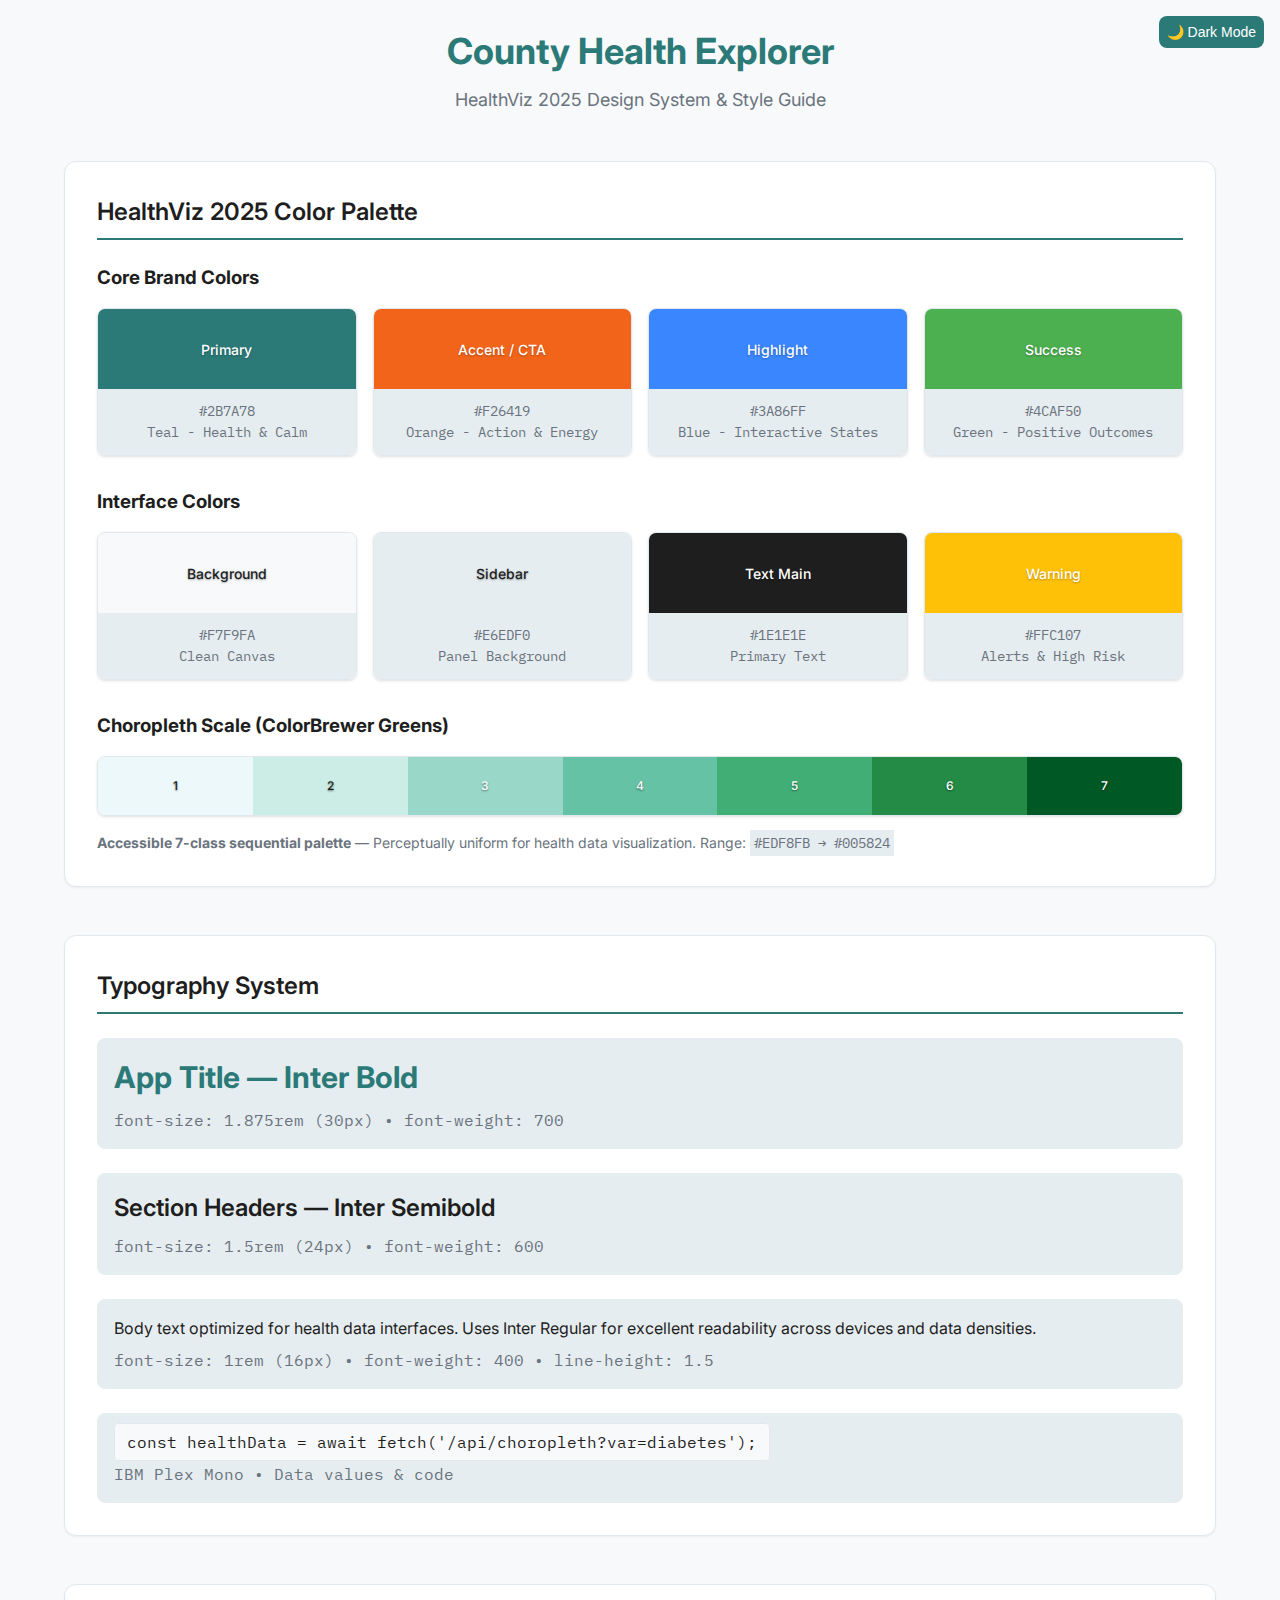
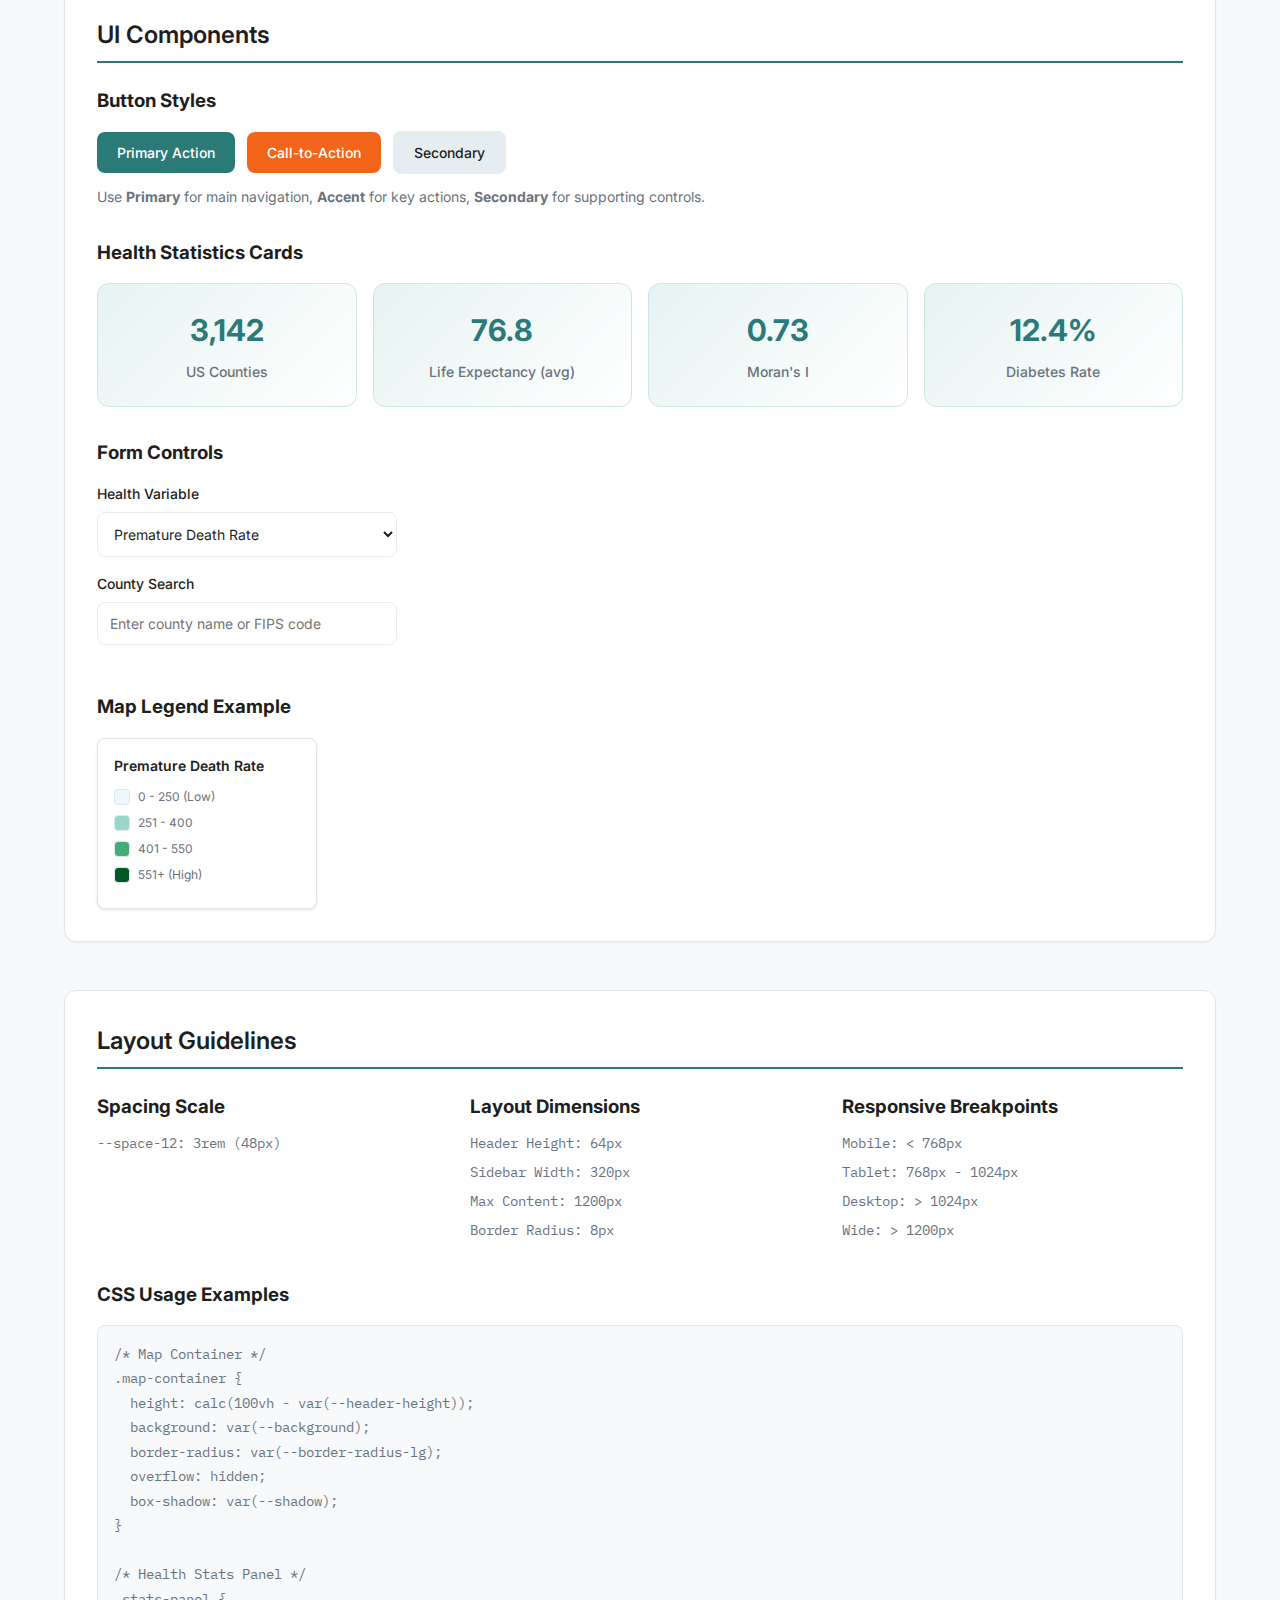
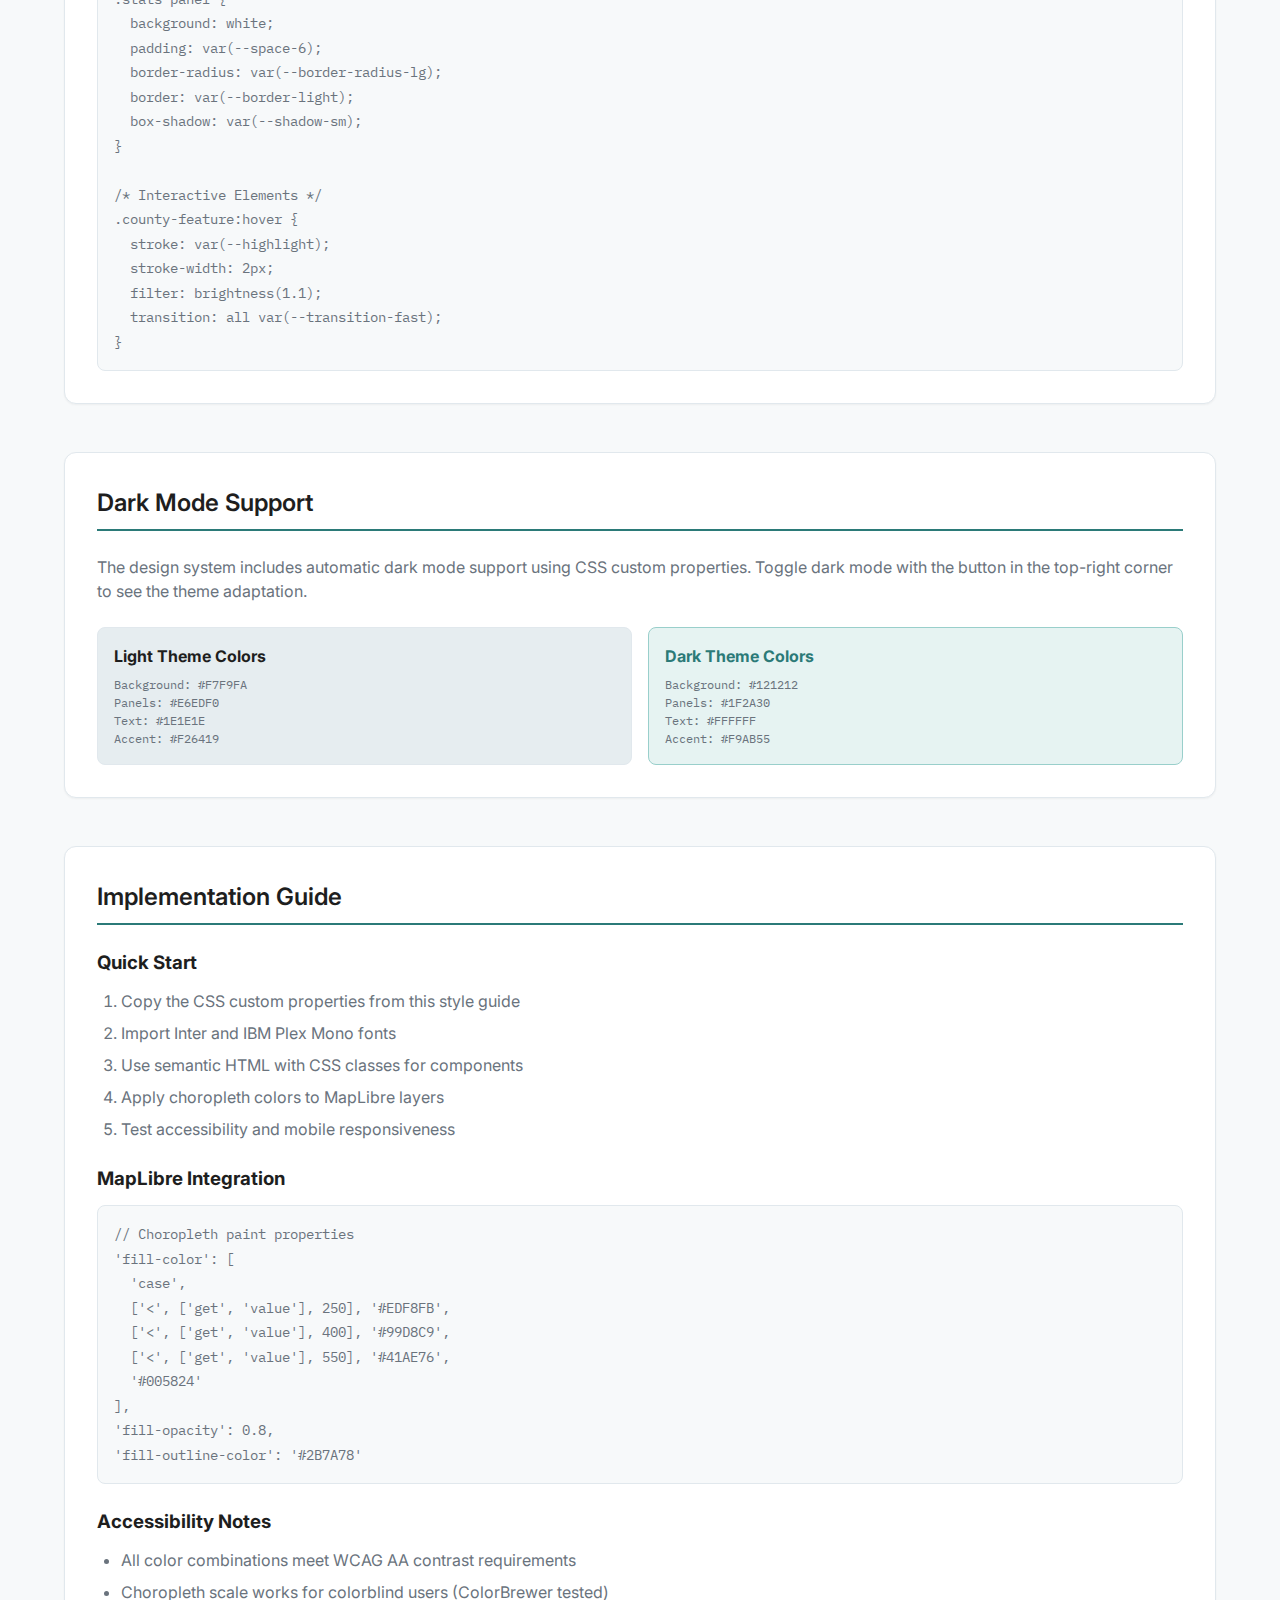
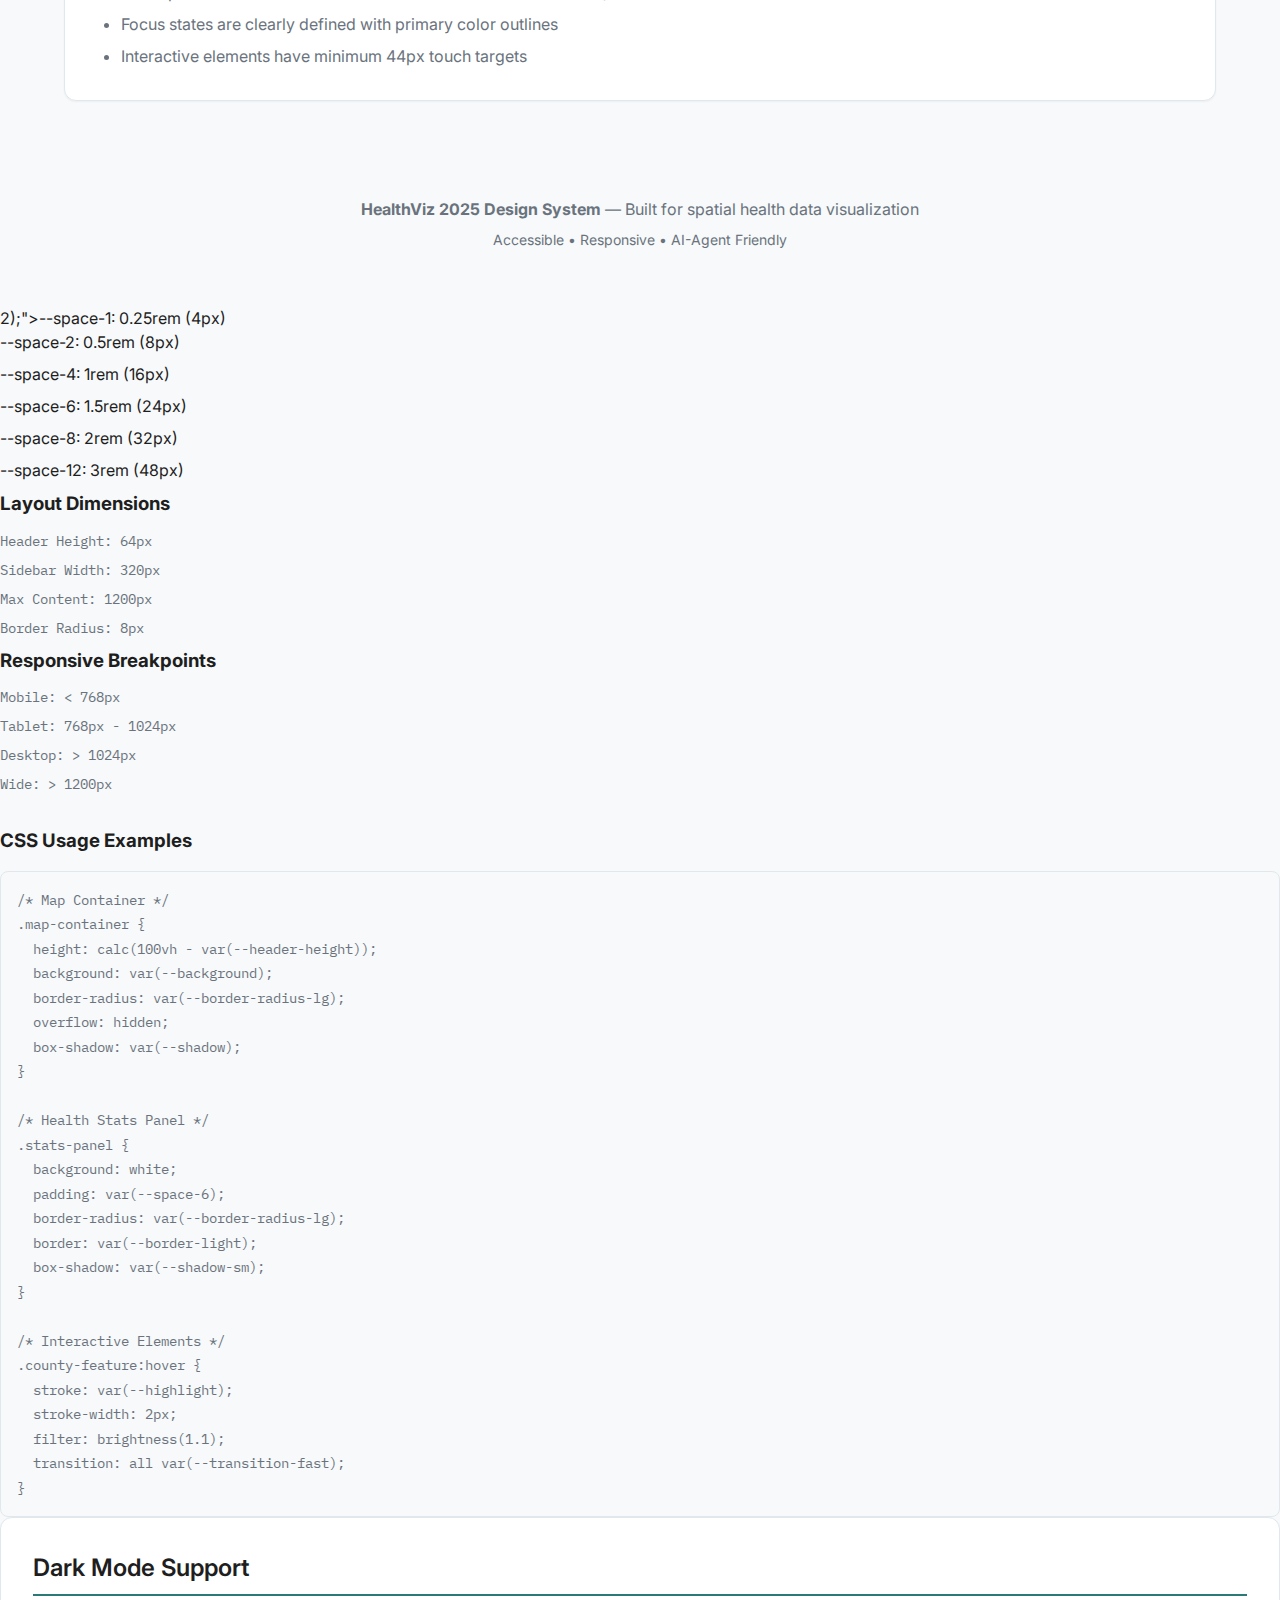
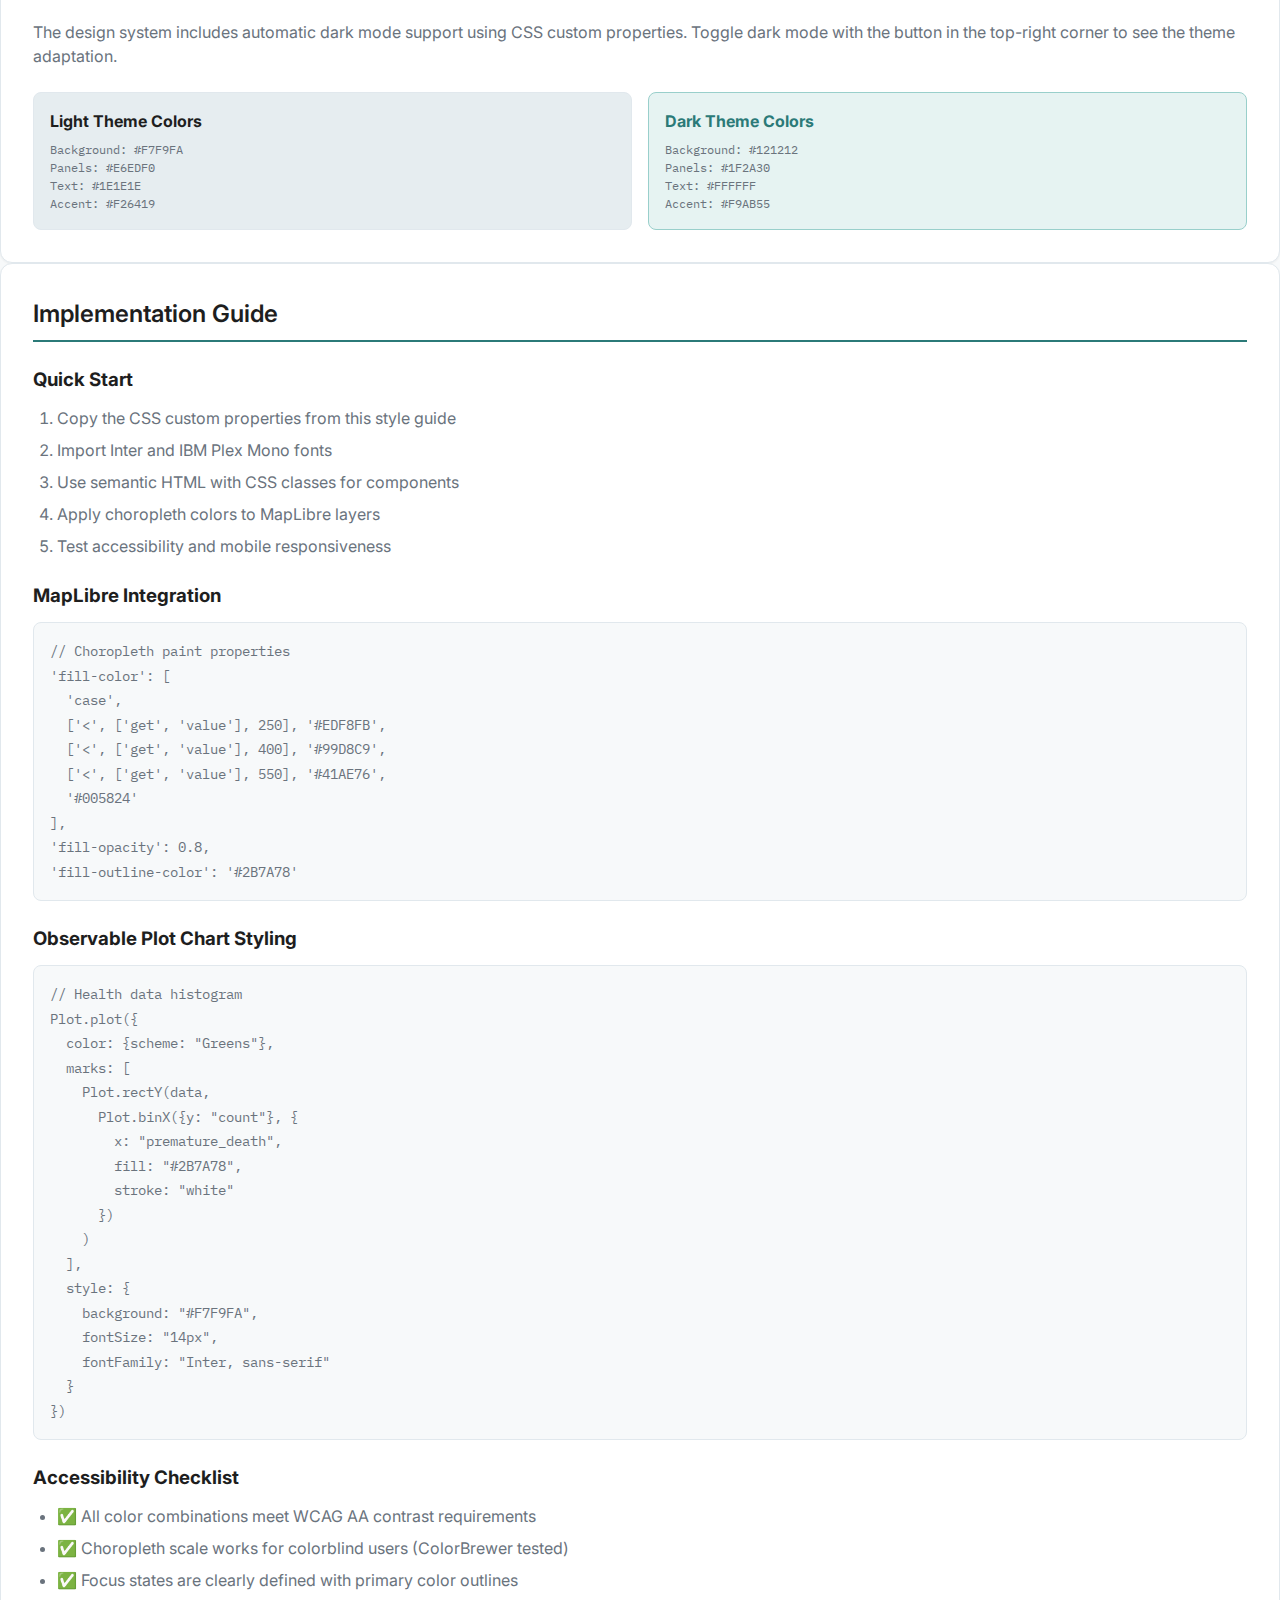
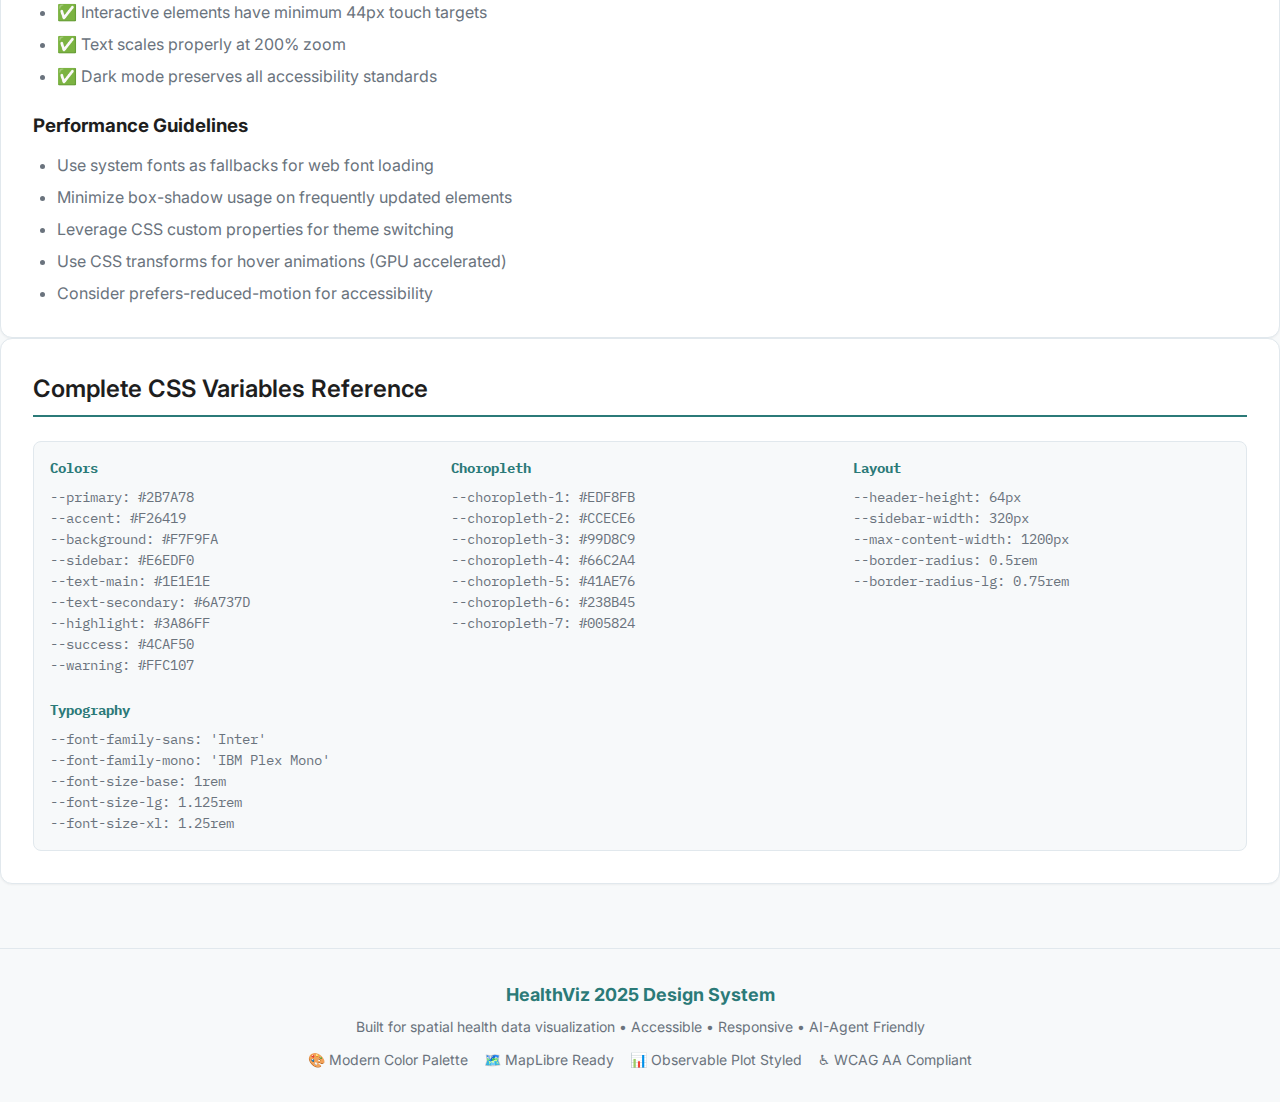
<file: dev-docs/style-template.html>
<!DOCTYPE html>
<html lang="en">
<head>
    <meta charset="UTF-8">
    <meta name="viewport" content="width=device-width, initial-scale=1.0">
    <title>County Health Explorer - Style Guide</title>
    <link href="https://fonts.googleapis.com/css2?family=Inter:wght@300;400;500;600;700&family=IBM+Plex+Mono:wght@400;500&display=swap" rel="stylesheet">
    <style>
        :root {
            /* HealthViz 2025 Color Palette */
            --primary: #2B7A78;           /* Teal green - health, calm, clarity */
            --accent: #F26419;            /* Vibrant orange - CTA, active UI */
            --background: #F7F9FA;        /* Ultra-light gray - clean canvas */
            --sidebar: #E6EDF0;           /* Soft cool gray - side UI panels */
            --text-main: #1E1E1E;         /* Deep charcoal - main text */
            --text-secondary: #6A737D;    /* Muted gray - sublabels, legends */
            --highlight: #3A86FF;         /* Bold blue - hover, active states */
            --success: #4CAF50;           /* Green - good scores, trends */
            --warning: #FFC107;           /* Yellow-orange - alerts, high-risk */
            
            /* Choropleth Ramp (7-class sequential, ColorBrewer Greens) */
            --choropleth-1: #EDF8FB;      /* Lightest */
            --choropleth-2: #CCECE6;
            --choropleth-3: #99D8C9;
            --choropleth-4: #66C2A4;
            --choropleth-5: #41AE76;
            --choropleth-6: #238B45;
            --choropleth-7: #005824;      /* Darkest */
            
            /* Dark Mode Variants */
            --dark-background: #121212;
            --dark-panels: #1F2A30;
            --dark-text: #FFFFFF;
            --dark-accent: #F9AB55;
            
            /* Extended Color Variants */
            --primary-50: #E6F3F2;
            --primary-100: #CCE7E5;
            --primary-200: #99CFCB;
            --primary-300: #66B7B1;
            --primary-400: #339F97;
            --primary-500: #2B7A78;        /* Base primary */
            --primary-600: #226260;
            --primary-700: #1A4948;
            --primary-800: #113130;
            --primary-900: #091818;
            
            --accent-50: #FEF3ED;
            --accent-100: #FDE7DB;
            --accent-200: #FBCFB7;
            --accent-300: #F9B793;
            --accent-400: #F79F6F;
            --accent-500: #F26419;        /* Base accent */
            --accent-600: #E55A17;
            --accent-700: #C14F15;
            --accent-800: #9E4412;
            --accent-900: #7A390F;
            
            /* Typography */
            --font-family-sans: 'Inter', -apple-system, BlinkMacSystemFont, 'Segoe UI', system-ui, sans-serif;
            --font-family-mono: 'IBM Plex Mono', 'SF Mono', Consolas, monospace;
            
            --font-size-xs: 0.75rem;      /* 12px */
            --font-size-sm: 0.875rem;     /* 14px */
            --font-size-base: 1rem;       /* 16px */
            --font-size-lg: 1.125rem;     /* 18px */
            --font-size-xl: 1.25rem;      /* 20px */
            --font-size-2xl: 1.5rem;      /* 24px */
            --font-size-3xl: 1.875rem;    /* 30px */
            --font-size-4xl: 2.25rem;     /* 36px */
            
            --font-weight-light: 300;
            --font-weight-normal: 400;
            --font-weight-medium: 500;
            --font-weight-semibold: 600;
            --font-weight-bold: 700;
            
            --line-height-tight: 1.25;
            --line-height-normal: 1.5;
            --line-height-relaxed: 1.75;
            
            /* Spacing System */
            --space-1: 0.25rem;    /* 4px */
            --space-2: 0.5rem;     /* 8px */
            --space-3: 0.75rem;    /* 12px */
            --space-4: 1rem;       /* 16px */
            --space-5: 1.25rem;    /* 20px */
            --space-6: 1.5rem;     /* 24px */
            --space-8: 2rem;       /* 32px */
            --space-10: 2.5rem;    /* 40px */
            --space-12: 3rem;      /* 48px */
            --space-16: 4rem;      /* 64px */
            --space-20: 5rem;      /* 80px */
            
            /* Layout Dimensions */
            --header-height: 64px;
            --sidebar-width: 320px;
            --max-content-width: 1200px;
            
            /* Borders & Shadows */
            --border-radius-sm: 0.25rem;   /* 4px */
            --border-radius: 0.5rem;       /* 8px */
            --border-radius-lg: 0.75rem;   /* 12px */
            --border-radius-xl: 1rem;      /* 16px */
            
            --border-light: 1px solid #E1E8ED;
            --border-medium: 1px solid var(--sidebar);
            --border-accent: 2px solid var(--accent);
            
            --shadow-sm: 0 1px 2px 0 rgb(30 30 30 / 0.05);
            --shadow: 0 1px 3px 0 rgb(30 30 30 / 0.1), 0 1px 2px -1px rgb(30 30 30 / 0.1);
            --shadow-md: 0 4px 6px -1px rgb(30 30 30 / 0.1), 0 2px 4px -2px rgb(30 30 30 / 0.1);
            --shadow-lg: 0 10px 15px -3px rgb(30 30 30 / 0.1), 0 4px 6px -4px rgb(30 30 30 / 0.1);
            
            /* Transitions */
            --transition-fast: 150ms cubic-bezier(0.4, 0, 0.2, 1);
            --transition-normal: 250ms cubic-bezier(0.4, 0, 0.2, 1);
            --transition-slow: 350ms cubic-bezier(0.4, 0, 0.2, 1);
        }
        
        /* Dark Mode Support */
        @media (prefers-color-scheme: dark) {
            :root {
                --background: var(--dark-background);
                --sidebar: var(--dark-panels);
                --text-main: var(--dark-text);
                --accent: var(--dark-accent);
                --text-secondary: #A8B2BD;
            }
        }
        
        [data-theme="dark"] {
            --background: var(--dark-background);
            --sidebar: var(--dark-panels);
            --text-main: var(--dark-text);
            --accent: var(--dark-accent);
            --text-secondary: #A8B2BD;
        }
        
        * {
            margin: 0;
            padding: 0;
            box-sizing: border-box;
        }
        
        body {
            font-family: var(--font-family-sans);
            font-size: var(--font-size-base);
            line-height: var(--line-height-normal);
            color: var(--text-main);
            background-color: var(--background);
            transition: background-color var(--transition-normal), color var(--transition-normal);
        }
        
        .container {
            max-width: var(--max-content-width);
            margin: 0 auto;
            padding: var(--space-6);
        }
        
        .style-guide {
            display: grid;
            gap: var(--space-12);
        }
        
        .section {
            background: white;
            padding: var(--space-8);
            border-radius: var(--border-radius-lg);
            box-shadow: var(--shadow-sm);
            border: var(--border-light);
        }
        
        [data-theme="dark"] .section {
            background: var(--dark-panels);
            border-color: #2D3748;
        }
        
        .section-title {
            font-size: var(--font-size-2xl);
            font-weight: var(--font-weight-semibold);
            color: var(--text-main);
            margin-bottom: var(--space-6);
            border-bottom: 2px solid var(--primary);
            padding-bottom: var(--space-2);
        }
        
        .color-grid {
            display: grid;
            grid-template-columns: repeat(auto-fit, minmax(200px, 1fr));
            gap: var(--space-4);
        }
        
        .color-swatch {
            text-align: center;
            border-radius: var(--border-radius);
            overflow: hidden;
            box-shadow: var(--shadow);
            border: var(--border-light);
        }
        
        .color-display {
            height: 80px;
            display: flex;
            align-items: center;
            justify-content: center;
            color: white;
            font-weight: var(--font-weight-medium);
            text-shadow: 0 1px 2px rgb(0 0 0 / 0.3);
            font-size: var(--font-size-sm);
        }
        
        .color-info {
            padding: var(--space-3);
            background: var(--sidebar);
            font-family: var(--font-family-mono);
            font-size: var(--font-size-sm);
            color: var(--text-secondary);
        }
        
        .typography-examples {
            display: grid;
            gap: var(--space-6);
        }
        
        .font-example {
            padding: var(--space-4);
            border: var(--border-medium);
            border-radius: var(--border-radius);
            background: var(--sidebar);
        }
        
        .choropleth-strip {
            display: flex;
            height: 60px;
            border-radius: var(--border-radius);
            overflow: hidden;
            box-shadow: var(--shadow);
            margin: var(--space-4) 0;
            border: var(--border-light);
        }
        
        .choropleth-color {
            flex: 1;
            display: flex;
            align-items: center;
            justify-content: center;
            font-size: var(--font-size-xs);
            font-weight: var(--font-weight-medium);
            text-shadow: 0 1px 2px rgb(0 0 0 / 0.5);
        }
        
        .component-examples {
            display: grid;
            gap: var(--space-8);
        }
        
        .btn {
            display: inline-flex;
            align-items: center;
            gap: var(--space-2);
            padding: var(--space-3) var(--space-5);
            border: none;
            border-radius: var(--border-radius);
            font-family: inherit;
            font-size: var(--font-size-sm);
            font-weight: var(--font-weight-medium);
            text-decoration: none;
            cursor: pointer;
            transition: all var(--transition-fast);
        }
        
        .btn-primary {
            background: var(--primary);
            color: white;
        }
        
        .btn-primary:hover {
            background: var(--primary-600);
            transform: translateY(-1px);
            box-shadow: var(--shadow-md);
        }
        
        .btn-accent {
            background: var(--accent);
            color: white;
        }
        
        .btn-accent:hover {
            background: var(--accent-600);
            transform: translateY(-1px);
            box-shadow: var(--shadow-md);
        }
        
        .btn-secondary {
            background: var(--sidebar);
            color: var(--text-main);
            border: var(--border-medium);
        }
        
        .btn-secondary:hover {
            background: var(--primary-50);
            border-color: var(--primary-200);
        }
        
        .card {
            background: white;
            padding: var(--space-6);
            border-radius: var(--border-radius-lg);
            box-shadow: var(--shadow);
            border: var(--border-light);
        }
        
        [data-theme="dark"] .card {
            background: var(--dark-panels);
            border-color: #2D3748;
        }
        
        .stat-card {
            text-align: center;
            padding: var(--space-6);
            background: linear-gradient(135deg, var(--primary-50) 0%, white 100%);
            border-radius: var(--border-radius-lg);
            border: 1px solid var(--primary-100);
        }
        
        [data-theme="dark"] .stat-card {
            background: linear-gradient(135deg, var(--primary-900) 0%, var(--dark-panels) 100%);
            border-color: var(--primary-800);
        }
        
        .stat-number {
            font-size: var(--font-size-3xl);
            font-weight: var(--font-weight-bold);
            color: var(--primary);
            margin-bottom: var(--space-2);
        }
        
        .stat-label {
            color: var(--text-secondary);
            font-size: var(--font-size-sm);
            font-weight: var(--font-weight-medium);
        }
        
        .form-group {
            margin-bottom: var(--space-4);
        }
        
        .form-label {
            display: block;
            font-size: var(--font-size-sm);
            font-weight: var(--font-weight-medium);
            color: var(--text-main);
            margin-bottom: var(--space-2);
        }
        
        .form-select, .form-input {
            width: 100%;
            padding: var(--space-3);
            border: var(--border-medium);
            border-radius: var(--border-radius);
            font-family: inherit;
            font-size: var(--font-size-sm);
            background: white;
            color: var(--text-main);
            transition: border-color var(--transition-fast), box-shadow var(--transition-fast);
        }
        
        [data-theme="dark"] .form-select,
        [data-theme="dark"] .form-input {
            background: var(--dark-panels);
            border-color: #2D3748;
        }
        
        .form-select:focus, .form-input:focus {
            outline: none;
            border-color: var(--primary);
            box-shadow: 0 0 0 3px rgb(43 122 120 / 0.1);
        }
        
        .legend {
            background: white;
            padding: var(--space-4);
            border-radius: var(--border-radius);
            box-shadow: var(--shadow);
            border: var(--border-light);
        }
        
        [data-theme="dark"] .legend {
            background: var(--dark-panels);
            border-color: #2D3748;
        }
        
        .legend-title {
            font-size: var(--font-size-sm);
            font-weight: var(--font-weight-semibold);
            color: var(--text-main);
            margin-bottom: var(--space-3);
        }
        
        .legend-item {
            display: flex;
            align-items: center;
            gap: var(--space-2);
            margin-bottom: var(--space-2);
            font-size: var(--font-size-xs);
            color: var(--text-secondary);
        }
        
        .legend-color {
            width: 16px;
            height: 16px;
            border-radius: var(--border-radius-sm);
            border: var(--border-light);
        }
        
        .theme-toggle {
            position: fixed;
            top: var(--space-4);
            right: var(--space-4);
            padding: var(--space-2);
            background: var(--primary);
            color: white;
            border: none;
            border-radius: var(--border-radius);
            cursor: pointer;
            font-size: var(--font-size-sm);
        }
    </style>
</head>
<body>
    <button class="theme-toggle" onclick="toggleTheme()">🌙 Dark Mode</button>
    
    <div class="container">
        <header style="text-align: center; margin-bottom: var(--space-12);">
            <h1 style="font-size: var(--font-size-4xl); font-weight: var(--font-weight-bold); color: var(--primary); margin-bottom: var(--space-2);">
                County Health Explorer
            </h1>
            <p style="font-size: var(--font-size-lg); color: var(--text-secondary);">
                HealthViz 2025 Design System & Style Guide
            </p>
        </header>

        <div class="style-guide">
            <!-- HealthViz 2025 Color Palette -->
            <section class="section">
                <h2 class="section-title">HealthViz 2025 Color Palette</h2>
                
                <h3 style="margin-bottom: var(--space-4); color: var(--text-main);">Core Brand Colors</h3>
                <div class="color-grid">
                    <div class="color-swatch">
                        <div class="color-display" style="background: var(--primary);">Primary</div>
                        <div class="color-info">#2B7A78<br>Teal - Health & Calm</div>
                    </div>
                    <div class="color-swatch">
                        <div class="color-display" style="background: var(--accent);">Accent / CTA</div>
                        <div class="color-info">#F26419<br>Orange - Action & Energy</div>
                    </div>
                    <div class="color-swatch">
                        <div class="color-display" style="background: var(--highlight);">Highlight</div>
                        <div class="color-info">#3A86FF<br>Blue - Interactive States</div>
                    </div>
                    <div class="color-swatch">
                        <div class="color-display" style="background: var(--success);">Success</div>
                        <div class="color-info">#4CAF50<br>Green - Positive Outcomes</div>
                    </div>
                </div>

                <h3 style="margin: var(--space-8) 0 var(--space-4); color: var(--text-main);">Interface Colors</h3>
                <div class="color-grid">
                    <div class="color-swatch">
                        <div class="color-display" style="background: var(--background); color: var(--text-main);">Background</div>
                        <div class="color-info">#F7F9FA<br>Clean Canvas</div>
                    </div>
                    <div class="color-swatch">
                        <div class="color-display" style="background: var(--sidebar); color: var(--text-main);">Sidebar</div>
                        <div class="color-info">#E6EDF0<br>Panel Background</div>
                    </div>
                    <div class="color-swatch">
                        <div class="color-display" style="background: var(--text-main);">Text Main</div>
                        <div class="color-info">#1E1E1E<br>Primary Text</div>
                    </div>
                    <div class="color-swatch">
                        <div class="color-display" style="background: var(--warning);">Warning</div>
                        <div class="color-info">#FFC107<br>Alerts & High Risk</div>
                    </div>
                </div>

                <h3 style="margin: var(--space-8) 0 var(--space-4); color: var(--text-main);">Choropleth Scale (ColorBrewer Greens)</h3>
                <div class="choropleth-strip">
                    <div class="choropleth-color" style="background: var(--choropleth-1); color: var(--text-main);">1</div>
                    <div class="choropleth-color" style="background: var(--choropleth-2); color: var(--text-main);">2</div>
                    <div class="choropleth-color" style="background: var(--choropleth-3); color: white;">3</div>
                    <div class="choropleth-color" style="background: var(--choropleth-4); color: white;">4</div>
                    <div class="choropleth-color" style="background: var(--choropleth-5); color: white;">5</div>
                    <div class="choropleth-color" style="background: var(--choropleth-6); color: white;">6</div>
                    <div class="choropleth-color" style="background: var(--choropleth-7); color: white;">7</div>
                </div>
                <p style="font-size: var(--font-size-sm); color: var(--text-secondary); margin-top: var(--space-2);">
                    <strong>Accessible 7-class sequential palette</strong> — Perceptually uniform for health data visualization. 
                    Range: <code style="font-family: var(--font-family-mono); background: var(--sidebar); padding: var(--space-1);">#EDF8FB → #005824</code>
                </p>
            </section>

            <!-- Typography -->
            <section class="section">
                <h2 class="section-title">Typography System</h2>
                
                <div class="typography-examples">
                    <div class="font-example">
                        <h1 style="font-size: var(--font-size-3xl); font-weight: var(--font-weight-bold); margin-bottom: var(--space-2); color: var(--primary);">
                            App Title — Inter Bold
                        </h1>
                        <p style="color: var(--text-secondary); font-family: var(--font-family-mono);">font-size: 1.875rem (30px) • font-weight: 700</p>
                    </div>
                    
                    <div class="font-example">
                        <h2 style="font-size: var(--font-size-2xl); font-weight: var(--font-weight-semibold); margin-bottom: var(--space-2);">
                            Section Headers — Inter Semibold
                        </h2>
                        <p style="color: var(--text-secondary); font-family: var(--font-family-mono);">font-size: 1.5rem (24px) • font-weight: 600</p>
                    </div>
                    
                    <div class="font-example">
                        <p style="font-size: var(--font-size-base); margin-bottom: var(--space-2);">
                            Body text optimized for health data interfaces. Uses Inter Regular for excellent readability across devices and data densities.
                        </p>
                        <p style="color: var(--text-secondary); font-family: var(--font-family-mono);">font-size: 1rem (16px) • font-weight: 400 • line-height: 1.5</p>
                    </div>
                    
                    <div class="font-example">
                        <code style="background: var(--background); padding: var(--space-2) var(--space-3); border-radius: var(--border-radius-sm); font-family: var(--font-family-mono); border: var(--border-light);">
                            const healthData = await fetch('/api/choropleth?var=diabetes');
                        </code>
                        <p style="color: var(--text-secondary); font-family: var(--font-family-mono); margin-top: var(--space-2);">IBM Plex Mono • Data values & code</p>
                    </div>
                </div>
            </section>

            <!-- Components -->
            <section class="section">
                <h2 class="section-title">UI Components</h2>
                
                <div class="component-examples">
                    <div>
                        <h3 style="margin-bottom: var(--space-4); color: var(--text-main);">Button Styles</h3>
                        <div style="display: flex; gap: var(--space-3); flex-wrap: wrap; align-items: center;">
                            <button class="btn btn-primary">Primary Action</button>
                            <button class="btn btn-accent">Call-to-Action</button>
                            <button class="btn btn-secondary">Secondary</button>
                        </div>
                        <p style="font-size: var(--font-size-sm); color: var(--text-secondary); margin-top: var(--space-3);">
                            Use <strong>Primary</strong> for main navigation, <strong>Accent</strong> for key actions, <strong>Secondary</strong> for supporting controls.
                        </p>
                    </div>

                    <div>
                        <h3 style="margin-bottom: var(--space-4); color: var(--text-main);">Health Statistics Cards</h3>
                        <div style="display: grid; grid-template-columns: repeat(auto-fit, minmax(180px, 1fr)); gap: var(--space-4);">
                            <div class="stat-card">
                                <div class="stat-number">3,142</div>
                                <div class="stat-label">US Counties</div>
                            </div>
                            <div class="stat-card">
                                <div class="stat-number">76.8</div>
                                <div class="stat-label">Life Expectancy (avg)</div>
                            </div>
                            <div class="stat-card">
                                <div class="stat-number">0.73</div>
                                <div class="stat-label">Moran's I</div>
                            </div>
                            <div class="stat-card">
                                <div class="stat-number">12.4%</div>
                                <div class="stat-label">Diabetes Rate</div>
                            </div>
                        </div>
                    </div>

                    <div>
                        <h3 style="margin-bottom: var(--space-4); color: var(--text-main);">Form Controls</h3>
                        <div style="max-width: 300px;">
                            <div class="form-group">
                                <label class="form-label">Health Variable</label>
                                <select class="form-select">
                                    <option>Premature Death Rate</option>
                                    <option>Life Expectancy</option>
                                    <option>Diabetes Prevalence</option>
                                    <option>Adult Obesity</option>
                                    <option>Physical Inactivity</option>
                                </select>
                            </div>
                            <div class="form-group">
                                <label class="form-label">County Search</label>
                                <input class="form-input" type="text" placeholder="Enter county name or FIPS code">
                            </div>
                        </div>
                    </div>

                    <div>
                        <h3 style="margin-bottom: var(--space-4); color: var(--text-main);">Map Legend Example</h3>
                        <div class="legend" style="max-width: 220px;">
                            <div class="legend-title">Premature Death Rate</div>
                            <div class="legend-item">
                                <div class="legend-color" style="background: var(--choropleth-1);"></div>
                                <span>0 - 250 (Low)</span>
                            </div>
                            <div class="legend-item">
                                <div class="legend-color" style="background: var(--choropleth-3);"></div>
                                <span>251 - 400</span>
                            </div>
                            <div class="legend-item">
                                <div class="legend-color" style="background: var(--choropleth-5);"></div>
                                <span>401 - 550</span>
                            </div>
                            <div class="legend-item">
                                <div class="legend-color" style="background: var(--choropleth-7);"></div>
                                <span>551+ (High)</span>
                            </div>
                        </div>
                    </div>
                </div>
            </section>

            <!-- Layout & Spacing -->
            <section class="section">
                <h2 class="section-title">Layout Guidelines</h2>
                <div style="display: grid; gap: var(--space-8); grid-template-columns: repeat(auto-fit, minmax(300px, 1fr));">
                    <div>
                        <h3 style="margin-bottom: var(--space-3); color: var(--text-main);">Spacing Scale</h3>
                        <div style="font-family: var(--font-family-mono); font-size: var(--font-size-sm); color: var(--text-secondary);">
                            <div style="margin-bottom: var(--space-2);">--space-12: 3rem (48px)</div>
                        </div>
                    </div>
                    
                    <div>
                        <h3 style="margin-bottom: var(--space-3); color: var(--text-main);">Layout Dimensions</h3>
                        <div style="font-family: var(--font-family-mono); font-size: var(--font-size-sm); color: var(--text-secondary);">
                            <div style="margin-bottom: var(--space-2);">Header Height: 64px</div>
                            <div style="margin-bottom: var(--space-2);">Sidebar Width: 320px</div>
                            <div style="margin-bottom: var(--space-2);">Max Content: 1200px</div>
                            <div style="margin-bottom: var(--space-2);">Border Radius: 8px</div>
                        </div>
                    </div>
                    
                    <div>
                        <h3 style="margin-bottom: var(--space-3); color: var(--text-main);">Responsive Breakpoints</h3>
                        <div style="font-family: var(--font-family-mono); font-size: var(--font-size-sm); color: var(--text-secondary);">
                            <div style="margin-bottom: var(--space-2);">Mobile: < 768px</div>
                            <div style="margin-bottom: var(--space-2);">Tablet: 768px - 1024px</div>
                            <div style="margin-bottom: var(--space-2);">Desktop: > 1024px</div>
                            <div style="margin-bottom: var(--space-2);">Wide: > 1200px</div>
                        </div>
                    </div>
                </div>
                
                <div style="margin-top: var(--space-8);">
                    <h3 style="margin-bottom: var(--space-4); color: var(--text-main);">CSS Usage Examples</h3>
                    <div style="background: var(--background); padding: var(--space-4); border-radius: var(--border-radius); border: var(--border-light);">
                        <pre style="font-family: var(--font-family-mono); font-size: var(--font-size-sm); color: var(--text-secondary); line-height: var(--line-height-relaxed); margin: 0;">/* Map Container */
.map-container {
  height: calc(100vh - var(--header-height));
  background: var(--background);
  border-radius: var(--border-radius-lg);
  overflow: hidden;
  box-shadow: var(--shadow);
}

/* Health Stats Panel */
.stats-panel {
  background: white;
  padding: var(--space-6);
  border-radius: var(--border-radius-lg);
  border: var(--border-light);
  box-shadow: var(--shadow-sm);
}

/* Interactive Elements */
.county-feature:hover {
  stroke: var(--highlight);
  stroke-width: 2px;
  filter: brightness(1.1);
  transition: all var(--transition-fast);
}</pre>
                    </div>
                </div>
            </section>

            <!-- Dark Mode Demo -->
            <section class="section">
                <h2 class="section-title">Dark Mode Support</h2>
                <div style="display: grid; gap: var(--space-6);">
                    <p style="color: var(--text-secondary);">
                        The design system includes automatic dark mode support using CSS custom properties. 
                        Toggle dark mode with the button in the top-right corner to see the theme adaptation.
                    </p>
                    
                    <div style="display: grid; grid-template-columns: repeat(auto-fit, minmax(250px, 1fr)); gap: var(--space-4);">
                        <div style="padding: var(--space-4); background: var(--sidebar); border-radius: var(--border-radius); border: var(--border-light);">
                            <h4 style="margin-bottom: var(--space-2); color: var(--text-main);">Light Theme Colors</h4>
                            <div style="font-family: var(--font-family-mono); font-size: var(--font-size-xs); color: var(--text-secondary);">
                                <div>Background: #F7F9FA</div>
                                <div>Panels: #E6EDF0</div>
                                <div>Text: #1E1E1E</div>
                                <div>Accent: #F26419</div>
                            </div>
                        </div>
                        
                        <div style="padding: var(--space-4); background: var(--primary-50); border-radius: var(--border-radius); border: 1px solid var(--primary-200);">
                            <h4 style="margin-bottom: var(--space-2); color: var(--primary);">Dark Theme Colors</h4>
                            <div style="font-family: var(--font-family-mono); font-size: var(--font-size-xs); color: var(--text-secondary);">
                                <div>Background: #121212</div>
                                <div>Panels: #1F2A30</div>
                                <div>Text: #FFFFFF</div>
                                <div>Accent: #F9AB55</div>
                            </div>
                        </div>
                    </div>
                </div>
            </section>

            <!-- Implementation Guide -->
            <section class="section">
                <h2 class="section-title">Implementation Guide</h2>
                <div style="display: grid; gap: var(--space-6);">
                    <div>
                        <h3 style="margin-bottom: var(--space-3); color: var(--text-main);">Quick Start</h3>
                        <ol style="color: var(--text-secondary); padding-left: var(--space-6);">
                            <li style="margin-bottom: var(--space-2);">Copy the CSS custom properties from this style guide</li>
                            <li style="margin-bottom: var(--space-2);">Import Inter and IBM Plex Mono fonts</li>
                            <li style="margin-bottom: var(--space-2);">Use semantic HTML with CSS classes for components</li>
                            <li style="margin-bottom: var(--space-2);">Apply choropleth colors to MapLibre layers</li>
                            <li>Test accessibility and mobile responsiveness</li>
                        </ol>
                    </div>
                    
                    <div>
                        <h3 style="margin-bottom: var(--space-3); color: var(--text-main);">MapLibre Integration</h3>
                        <div style="background: var(--background); padding: var(--space-4); border-radius: var(--border-radius); border: var(--border-light);">
                            <pre style="font-family: var(--font-family-mono); font-size: var(--font-size-sm); color: var(--text-secondary); margin: 0; line-height: var(--line-height-relaxed);">// Choropleth paint properties
'fill-color': [
  'case',
  ['<', ['get', 'value'], 250], '#EDF8FB',
  ['<', ['get', 'value'], 400], '#99D8C9', 
  ['<', ['get', 'value'], 550], '#41AE76',
  '#005824'
],
'fill-opacity': 0.8,
'fill-outline-color': '#2B7A78'</pre>
                        </div>
                    </div>
                    
                    <div>
                        <h3 style="margin-bottom: var(--space-3); color: var(--text-main);">Accessibility Notes</h3>
                        <ul style="color: var(--text-secondary); padding-left: var(--space-6);">
                            <li style="margin-bottom: var(--space-2);">All color combinations meet WCAG AA contrast requirements</li>
                            <li style="margin-bottom: var(--space-2);">Choropleth scale works for colorblind users (ColorBrewer tested)</li>
                            <li style="margin-bottom: var(--space-2);">Focus states are clearly defined with primary color outlines</li>
                            <li>Interactive elements have minimum 44px touch targets</li>
                        </ul>
                    </div>
                </div>
            </section>
        </div>
        
        <footer style="text-align: center; margin-top: var(--space-16); padding: var(--space-8); color: var(--text-secondary);">
            <p style="margin-bottom: var(--space-2);">
                <strong>HealthViz 2025 Design System</strong> — Built for spatial health data visualization
            </p>
            <p style="font-size: var(--font-size-sm);">
                Accessible • Responsive • AI-Agent Friendly
            </p>
        </footer>
    </div>

    <script>
        function toggleTheme() {
            const body = document.body;
            const currentTheme = body.getAttribute('data-theme');
            const newTheme = currentTheme === 'dark' ? 'light' : 'dark';
            
            body.setAttribute('data-theme', newTheme);
            
            const button = document.querySelector('.theme-toggle');
            button.textContent = newTheme === 'dark' ? '☀️ Light Mode' : '🌙 Dark Mode';
            
            // Save preference
            localStorage.setItem('theme', newTheme);
        }
        
        // Load saved theme
        document.addEventListener('DOMContentLoaded', function() {
            const savedTheme = localStorage.getItem('theme') || 'light';
            document.body.setAttribute('data-theme', savedTheme);
            
            const button = document.querySelector('.theme-toggle');
            button.textContent = savedTheme === 'dark' ? '☀️ Light Mode' : '🌙 Dark Mode';
        });
    </script>
</body>
</html>2);">--space-1: 0.25rem (4px)</div>
                            <div style="margin-bottom: var(--space-2);">--space-2: 0.5rem (8px)</div>
                            <div style="margin-bottom: var(--space-2);">--space-4: 1rem (16px)</div>
                            <div style="margin-bottom: var(--space-2);">--space-6: 1.5rem (24px)</div>
                            <div style="margin-bottom: var(--space-2);">--space-8: 2rem (32px)</div>
                            <div style="margin-bottom: var(--space-2);">--space-12: 3rem (48px)</div>
                        </div>
                    </div>
                    
                    <div>
                        <h3 style="margin-bottom: var(--space-3); color: var(--text-main);">Layout Dimensions</h3>
                        <div style="font-family: var(--font-family-mono); font-size: var(--font-size-sm); color: var(--text-secondary);">
                            <div style="margin-bottom: var(--space-2);">Header Height: 64px</div>
                            <div style="margin-bottom: var(--space-2);">Sidebar Width: 320px</div>
                            <div style="margin-bottom: var(--space-2);">Max Content: 1200px</div>
                            <div style="margin-bottom: var(--space-2);">Border Radius: 8px</div>
                        </div>
                    </div>
                    
                    <div>
                        <h3 style="margin-bottom: var(--space-3); color: var(--text-main);">Responsive Breakpoints</h3>
                        <div style="font-family: var(--font-family-mono); font-size: var(--font-size-sm); color: var(--text-secondary);">
                            <div style="margin-bottom: var(--space-2);">Mobile: < 768px</div>
                            <div style="margin-bottom: var(--space-2);">Tablet: 768px - 1024px</div>
                            <div style="margin-bottom: var(--space-2);">Desktop: > 1024px</div>
                            <div style="margin-bottom: var(--space-2);">Wide: > 1200px</div>
                        </div>
                    </div>
                </div>
                
                <div style="margin-top: var(--space-8);">
                    <h3 style="margin-bottom: var(--space-4); color: var(--text-main);">CSS Usage Examples</h3>
                    <div style="background: var(--background); padding: var(--space-4); border-radius: var(--border-radius); border: var(--border-light);">
                        <pre style="font-family: var(--font-family-mono); font-size: var(--font-size-sm); color: var(--text-secondary); line-height: var(--line-height-relaxed); margin: 0;">/* Map Container */
.map-container {
  height: calc(100vh - var(--header-height));
  background: var(--background);
  border-radius: var(--border-radius-lg);
  overflow: hidden;
  box-shadow: var(--shadow);
}

/* Health Stats Panel */
.stats-panel {
  background: white;
  padding: var(--space-6);
  border-radius: var(--border-radius-lg);
  border: var(--border-light);
  box-shadow: var(--shadow-sm);
}

/* Interactive Elements */
.county-feature:hover {
  stroke: var(--highlight);
  stroke-width: 2px;
  filter: brightness(1.1);
  transition: all var(--transition-fast);
}</pre>
                    </div>
                </div>
            </section>

            <!-- Dark Mode Demo -->
            <section class="section">
                <h2 class="section-title">Dark Mode Support</h2>
                <div style="display: grid; gap: var(--space-6);">
                    <p style="color: var(--text-secondary);">
                        The design system includes automatic dark mode support using CSS custom properties. 
                        Toggle dark mode with the button in the top-right corner to see the theme adaptation.
                    </p>
                    
                    <div style="display: grid; grid-template-columns: repeat(auto-fit, minmax(250px, 1fr)); gap: var(--space-4);">
                        <div style="padding: var(--space-4); background: var(--sidebar); border-radius: var(--border-radius); border: var(--border-light);">
                            <h4 style="margin-bottom: var(--space-2); color: var(--text-main);">Light Theme Colors</h4>
                            <div style="font-family: var(--font-family-mono); font-size: var(--font-size-xs); color: var(--text-secondary);">
                                <div>Background: #F7F9FA</div>
                                <div>Panels: #E6EDF0</div>
                                <div>Text: #1E1E1E</div>
                                <div>Accent: #F26419</div>
                            </div>
                        </div>
                        
                        <div style="padding: var(--space-4); background: var(--primary-50); border-radius: var(--border-radius); border: 1px solid var(--primary-200);">
                            <h4 style="margin-bottom: var(--space-2); color: var(--primary);">Dark Theme Colors</h4>
                            <div style="font-family: var(--font-family-mono); font-size: var(--font-size-xs); color: var(--text-secondary);">
                                <div>Background: #121212</div>
                                <div>Panels: #1F2A30</div>
                                <div>Text: #FFFFFF</div>
                                <div>Accent: #F9AB55</div>
                            </div>
                        </div>
                    </div>
                </div>
            </section>

            <!-- Implementation Guide -->
            <section class="section">
                <h2 class="section-title">Implementation Guide</h2>
                <div style="display: grid; gap: var(--space-6);">
                    <div>
                        <h3 style="margin-bottom: var(--space-3); color: var(--text-main);">Quick Start</h3>
                        <ol style="color: var(--text-secondary); padding-left: var(--space-6);">
                            <li style="margin-bottom: var(--space-2);">Copy the CSS custom properties from this style guide</li>
                            <li style="margin-bottom: var(--space-2);">Import Inter and IBM Plex Mono fonts</li>
                            <li style="margin-bottom: var(--space-2);">Use semantic HTML with CSS classes for components</li>
                            <li style="margin-bottom: var(--space-2);">Apply choropleth colors to MapLibre layers</li>
                            <li>Test accessibility and mobile responsiveness</li>
                        </ol>
                    </div>
                    
                    <div>
                        <h3 style="margin-bottom: var(--space-3); color: var(--text-main);">MapLibre Integration</h3>
                        <div style="background: var(--background); padding: var(--space-4); border-radius: var(--border-radius); border: var(--border-light);">
                            <pre style="font-family: var(--font-family-mono); font-size: var(--font-size-sm); color: var(--text-secondary); margin: 0; line-height: var(--line-height-relaxed);">// Choropleth paint properties
'fill-color': [
  'case',
  ['<', ['get', 'value'], 250], '#EDF8FB',
  ['<', ['get', 'value'], 400], '#99D8C9', 
  ['<', ['get', 'value'], 550], '#41AE76',
  '#005824'
],
'fill-opacity': 0.8,
'fill-outline-color': '#2B7A78'</pre>
                        </div>
                    </div>
                    
                    <div>
                        <h3 style="margin-bottom: var(--space-3); color: var(--text-main);">Observable Plot Chart Styling</h3>
                        <div style="background: var(--background); padding: var(--space-4); border-radius: var(--border-radius); border: var(--border-light);">
                            <pre style="font-family: var(--font-family-mono); font-size: var(--font-size-sm); color: var(--text-secondary); margin: 0; line-height: var(--line-height-relaxed);">// Health data histogram
Plot.plot({
  color: {scheme: "Greens"},
  marks: [
    Plot.rectY(data, 
      Plot.binX({y: "count"}, {
        x: "premature_death",
        fill: "#2B7A78",
        stroke: "white"
      })
    )
  ],
  style: {
    background: "#F7F9FA",
    fontSize: "14px",
    fontFamily: "Inter, sans-serif"
  }
})</pre>
                        </div>
                    </div>
                    
                    <div>
                        <h3 style="margin-bottom: var(--space-3); color: var(--text-main);">Accessibility Checklist</h3>
                        <ul style="color: var(--text-secondary); padding-left: var(--space-6);">
                            <li style="margin-bottom: var(--space-2);">✅ All color combinations meet WCAG AA contrast requirements</li>
                            <li style="margin-bottom: var(--space-2);">✅ Choropleth scale works for colorblind users (ColorBrewer tested)</li>
                            <li style="margin-bottom: var(--space-2);">✅ Focus states are clearly defined with primary color outlines</li>
                            <li style="margin-bottom: var(--space-2);">✅ Interactive elements have minimum 44px touch targets</li>
                            <li style="margin-bottom: var(--space-2);">✅ Text scales properly at 200% zoom</li>
                            <li>✅ Dark mode preserves all accessibility standards</li>
                        </ul>
                    </div>
                    
                    <div>
                        <h3 style="margin-bottom: var(--space-3); color: var(--text-main);">Performance Guidelines</h3>
                        <ul style="color: var(--text-secondary); padding-left: var(--space-6);">
                            <li style="margin-bottom: var(--space-2);">Use system fonts as fallbacks for web font loading</li>
                            <li style="margin-bottom: var(--space-2);">Minimize box-shadow usage on frequently updated elements</li>
                            <li style="margin-bottom: var(--space-2);">Leverage CSS custom properties for theme switching</li>
                            <li style="margin-bottom: var(--space-2);">Use CSS transforms for hover animations (GPU accelerated)</li>
                            <li>Consider prefers-reduced-motion for accessibility</li>
                        </ul>
                    </div>
                </div>
            </section>

            <!-- CSS Variables Reference -->
            <section class="section">
                <h2 class="section-title">Complete CSS Variables Reference</h2>
                <div style="background: var(--background); padding: var(--space-4); border-radius: var(--border-radius); border: var(--border-light); font-family: var(--font-family-mono); font-size: var(--font-size-sm); color: var(--text-secondary);">
                    <div style="display: grid; grid-template-columns: repeat(auto-fit, minmax(300px, 1fr)); gap: var(--space-6);">
                        <div>
                            <h4 style="color: var(--primary); margin-bottom: var(--space-2);">Colors</h4>
                            <div>--primary: #2B7A78</div>
                            <div>--accent: #F26419</div>
                            <div>--background: #F7F9FA</div>
                            <div>--sidebar: #E6EDF0</div>
                            <div>--text-main: #1E1E1E</div>
                            <div>--text-secondary: #6A737D</div>
                            <div>--highlight: #3A86FF</div>
                            <div>--success: #4CAF50</div>
                            <div>--warning: #FFC107</div>
                        </div>
                        <div>
                            <h4 style="color: var(--primary); margin-bottom: var(--space-2);">Choropleth</h4>
                            <div>--choropleth-1: #EDF8FB</div>
                            <div>--choropleth-2: #CCECE6</div>
                            <div>--choropleth-3: #99D8C9</div>
                            <div>--choropleth-4: #66C2A4</div>
                            <div>--choropleth-5: #41AE76</div>
                            <div>--choropleth-6: #238B45</div>
                            <div>--choropleth-7: #005824</div>
                        </div>
                        <div>
                            <h4 style="color: var(--primary); margin-bottom: var(--space-2);">Layout</h4>
                            <div>--header-height: 64px</div>
                            <div>--sidebar-width: 320px</div>
                            <div>--max-content-width: 1200px</div>
                            <div>--border-radius: 0.5rem</div>
                            <div>--border-radius-lg: 0.75rem</div>
                        </div>
                        <div>
                            <h4 style="color: var(--primary); margin-bottom: var(--space-2);">Typography</h4>
                            <div>--font-family-sans: 'Inter'</div>
                            <div>--font-family-mono: 'IBM Plex Mono'</div>
                            <div>--font-size-base: 1rem</div>
                            <div>--font-size-lg: 1.125rem</div>
                            <div>--font-size-xl: 1.25rem</div>
                        </div>
                    </div>
                </div>
            </section>
        </div>
        
        <footer style="text-align: center; margin-top: var(--space-16); padding: var(--space-8); color: var(--text-secondary); border-top: var(--border-light);">
            <p style="margin-bottom: var(--space-2); font-size: var(--font-size-lg); font-weight: var(--font-weight-medium);">
                <strong style="color: var(--primary);">HealthViz 2025 Design System</strong>
            </p>
            <p style="font-size: var(--font-size-sm); margin-bottom: var(--space-3);">
                Built for spatial health data visualization • Accessible • Responsive • AI-Agent Friendly
            </p>
            <div style="display: flex; justify-content: center; gap: var(--space-4); font-size: var(--font-size-sm);">
                <span>🎨 Modern Color Palette</span>
                <span>🗺️ MapLibre Ready</span>
                <span>📊 Observable Plot Styled</span>
                <span>♿ WCAG AA Compliant</span>
            </div>
        </footer>
    </div>

    <script>
        function toggleTheme() {
            const body = document.body;
            const currentTheme = body.getAttribute('data-theme');
            const newTheme = currentTheme === 'dark' ? 'light' : 'dark';
            
            body.setAttribute('data-theme', newTheme);
            
            const button = document.querySelector('.theme-toggle');
            button.textContent = newTheme === 'dark' ? '☀️ Light Mode' : '🌙 Dark Mode';
            
            // Save preference
            localStorage.setItem('theme', newTheme);
        }
        
        // Load saved theme on page load
        document.addEventListener('DOMContentLoaded', function() {
            const savedTheme = localStorage.getItem('theme') || 'light';
            document.body.setAttribute('data-theme', savedTheme);
            
            const button = document.querySelector('.theme-toggle');
            button.textContent = savedTheme === 'dark' ? '☀️ Light Mode' : '🌙 Dark Mode';
            
            // Add smooth transitions after page load
            setTimeout(() => {
                document.body.style.transition = 'background-color 250ms, color 250ms';
            }, 100);
        });
        
        // Add some interactive behaviors for demo
        document.addEventListener('DOMContentLoaded', function() {
            // Add hover effects to color swatches
            const swatches = document.querySelectorAll('.color-swatch');
            swatches.forEach(swatch => {
                swatch.addEventListener('mouseenter', function() {
                    this.style.transform = 'translateY(-2px)';
                    this.style.transition = 'transform 150ms ease';
                });
                
                swatch.addEventListener('mouseleave', function() {
                    this.style.transform = 'translateY(0)';
                });
            });
            
            // Copy hex codes on click
            const colorInfos = document.querySelectorAll('.color-info');
            colorInfos.forEach(info => {
                info.style.cursor = 'pointer';
                info.title = 'Click to copy hex code';
                
                info.addEventListener('click', function() {
                    const hexCode = this.textContent.split('\n')[0];
                    navigator.clipboard.writeText(hexCode).then(() => {
                        const original = this.textContent;
                        this.textContent = 'Copied! ' + hexCode;
                        setTimeout(() => {
                            this.textContent = original;
                        }, 1000);
                    });
                });
            });
        });
    </script>
</body>
</html>
</file>
